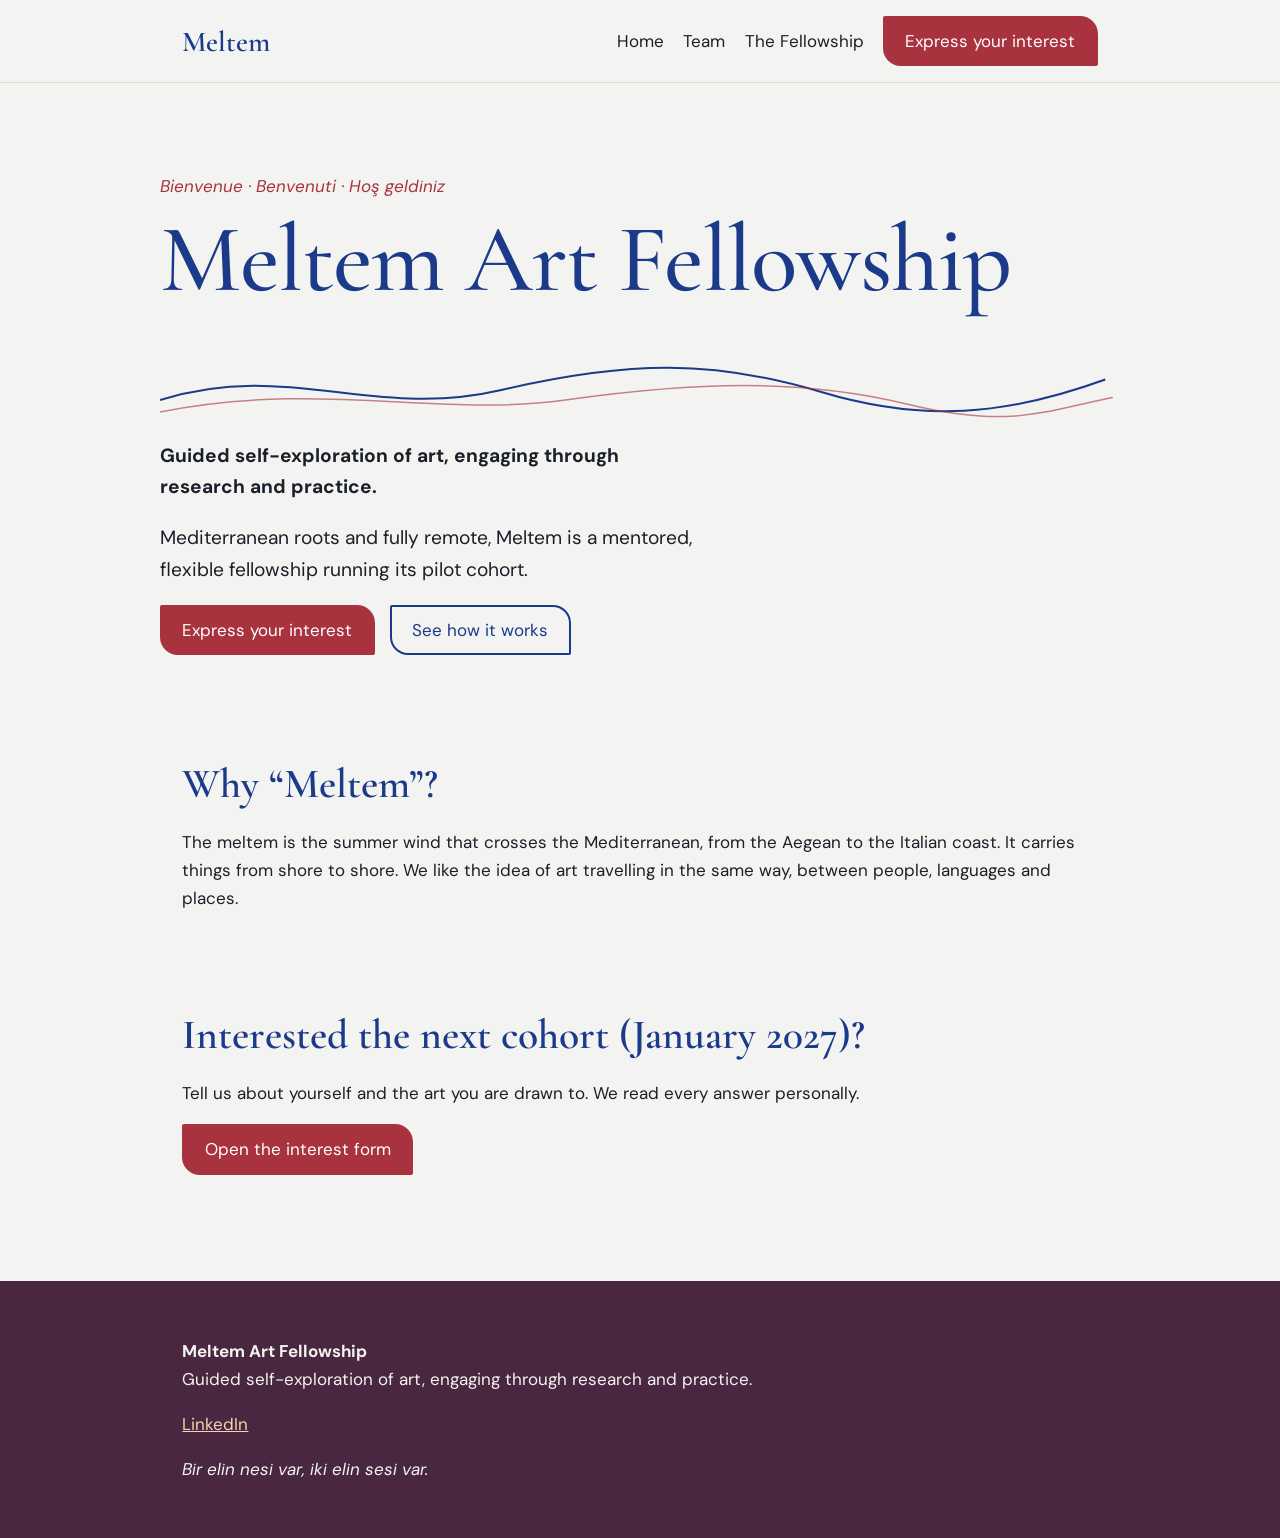
<file: index.html>
<!doctype html><html lang="en-GB"><head><meta charset="utf-8"><meta name="viewport" content="width=device-width,initial-scale=1"><title>Home | Meltem Art Fellowship</title><meta name="description" content="Guided self-exploration of art, engaging through research and practice. An independent, unpaid and fully remote mentorship programme."><link rel="icon" href="data:image/svg+xml,<svg xmlns=%22http://www.w3.org/2000/svg%22 viewBox=%220 0 100 100%22><text y=%2280%22 font-size=%2290%22>🌬</text></svg>"><link rel="preconnect" href="https://fonts.googleapis.com"><link rel="preconnect" href="https://fonts.gstatic.com" crossorigin><link href="https://fonts.googleapis.com/css2?family=Cormorant+Garamond:ital,wght@0,500;0,600;1,500&family=DM+Sans:wght@400;500&display=swap" rel="stylesheet"><link rel="stylesheet" href="style.css"></head><body><header><div class="wrap"><a class="logo" href="index.html">Meltem</a><nav><a href="index.html">Home</a><a href="team.html">Team</a><a href="fellowship.html">The Fellowship</a><a class="btn" href="index.html#interest">Express your interest</a></nav></div></header><main>
<div class="wrap hero"><p class="hello" lang="fr"><em>Bienvenue</em> · <span lang="it">Benvenuti</span> · <span lang="tr">Hoş geldiniz</span></p>
<h1>Meltem Art Fellowship</h1><svg class="wind" viewBox="0 0 900 60" preserveAspectRatio="none" aria-hidden="true"><path d="M0 40 C120 0 200 60 320 30 S520 0 620 32 S800 55 900 14" fill="none" stroke="#1B3A8A" stroke-width="2"/><path d="M0 52 C150 20 260 58 380 40 S600 18 700 44 S830 50 900 36" fill="none" stroke="#A8323E" stroke-width="1.5" opacity=".6"/></svg>
<p class="sub"><strong>Guided self-exploration of art, engaging through research and practice.</strong></p>
<p class="sub">Mediterranean roots and fully remote, Meltem is a mentored, flexible fellowship running its pilot cohort.</p>
<p><a class="btn" href="#interest">Express your interest</a> &nbsp; <a class="btn alt" href="fellowship.html">See how it works</a></p></div>
<section><div class="wrap"><h2>Why “Meltem”?</h2><p>The meltem is the summer wind that crosses the Mediterranean, from the Aegean to the Italian coast. It carries things from shore to shore. We like the idea of art travelling in the same way, between people, languages and places.</p></div></section>
<section id="interest"><div class="wrap"><h2>Interested the next cohort (January 2027)?</h2>
<p>Tell us about yourself and the art you are drawn to. We read every answer personally.</p>
<p><a class="btn" href="https://forms.gle/pwZK6wfSBd78i68z5" target="_blank" rel="noopener">Open the interest form</a></p></div></section>
</main><footer><div class="wrap"><p><strong>Meltem Art Fellowship</strong><br>Guided self-exploration of art, engaging through research and practice.</p><p><a href="https://www.linkedin.com/company/meltem-fellowship">LinkedIn</a></p><p lang="tr"><em>Bir elin nesi var, iki elin sesi var.</em></p></div></footer></body></html>
</file>
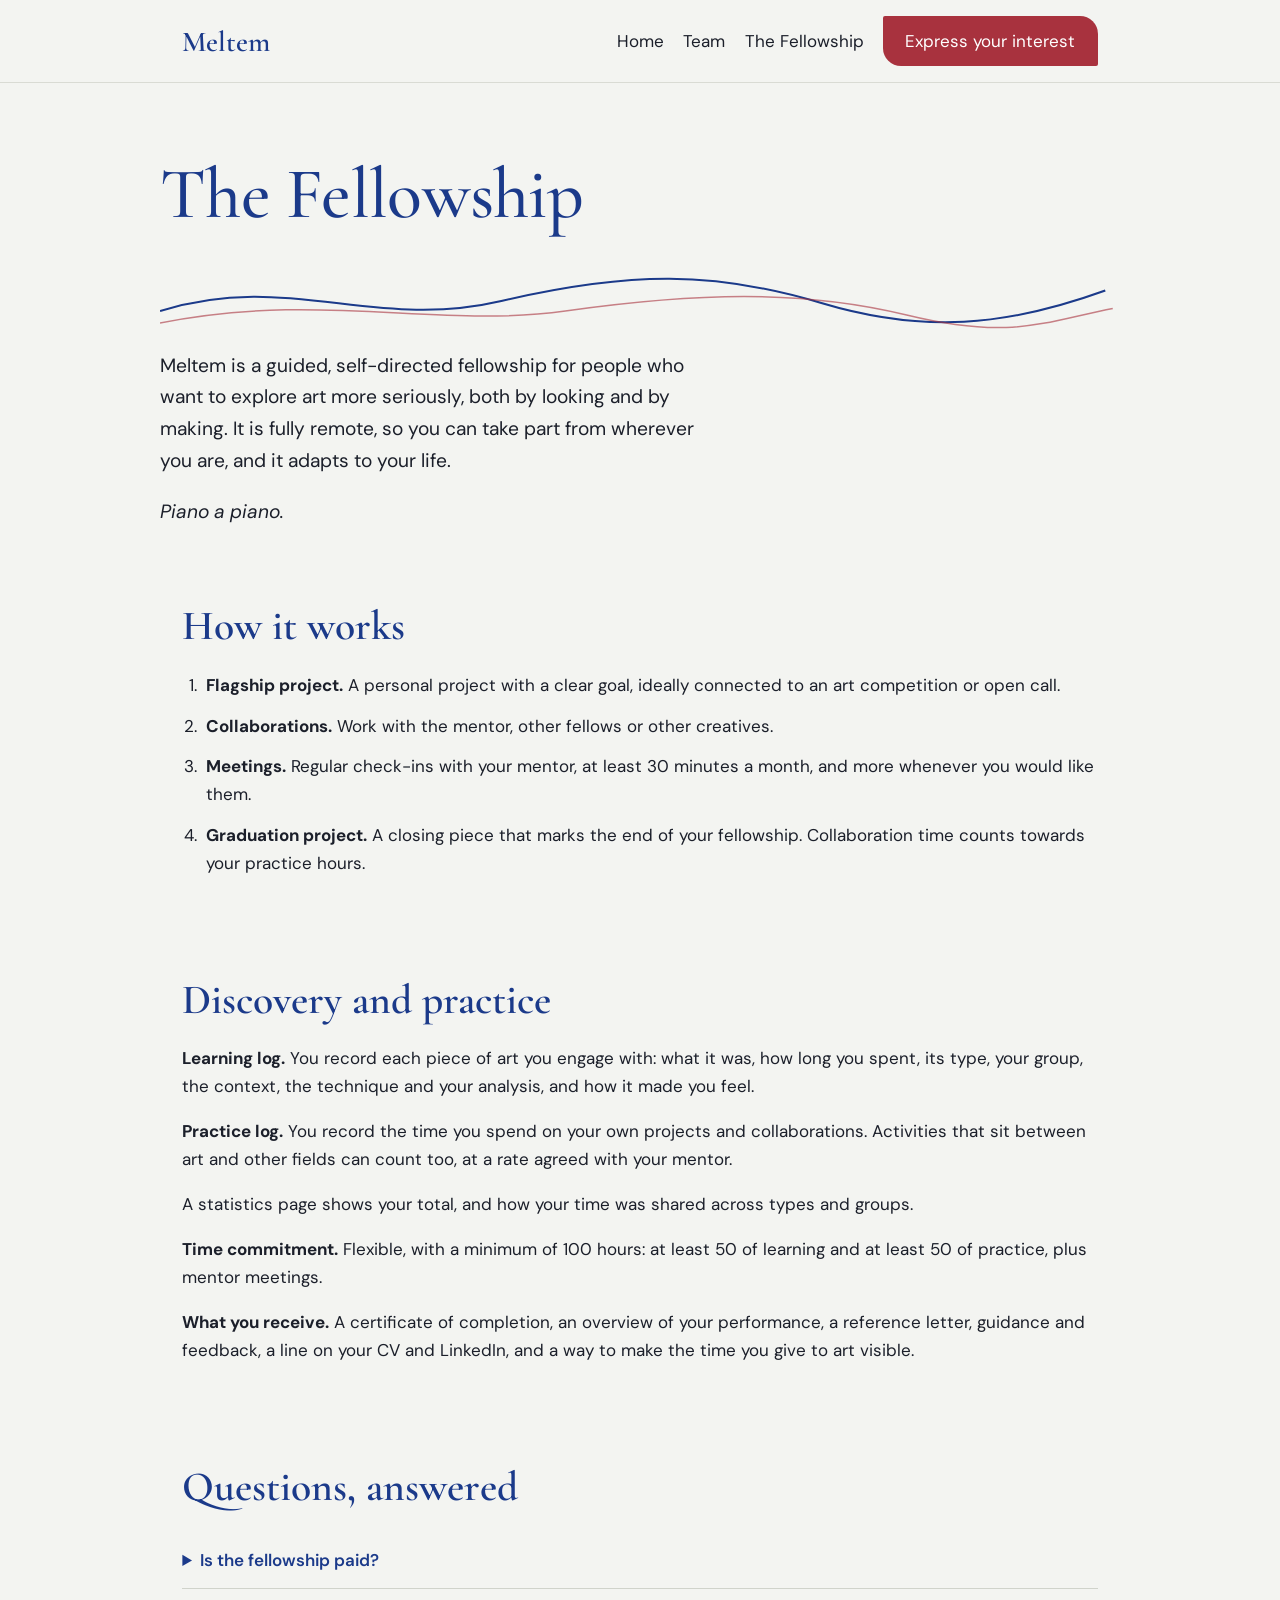
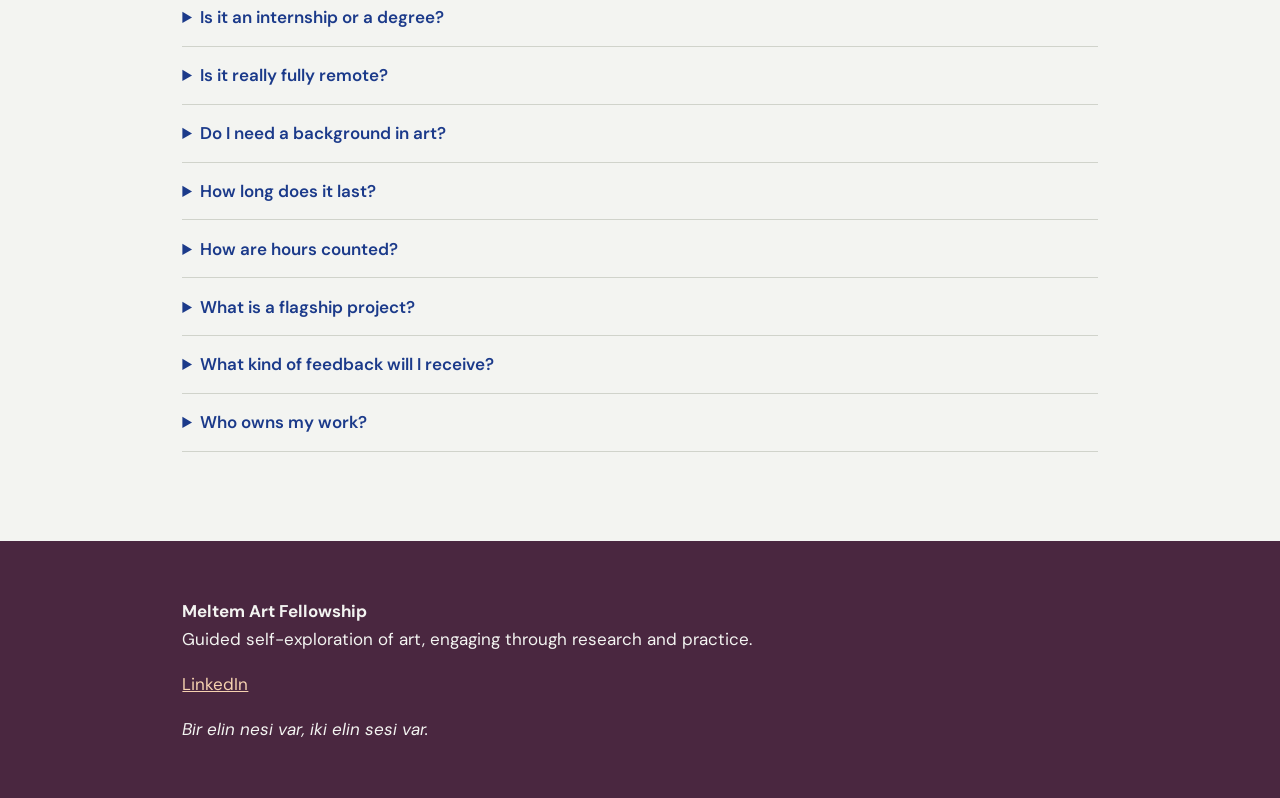
<file: fellowship.html>
<!doctype html><html lang="en-GB"><head><meta charset="utf-8"><meta name="viewport" content="width=device-width,initial-scale=1"><title>The Fellowship | Meltem Art Fellowship</title><meta name="description" content="Guided self-exploration of art, engaging through research and practice. An independent, unpaid and fully remote mentorship programme."><link rel="icon" href="data:image/svg+xml,<svg xmlns=%22http://www.w3.org/2000/svg%22 viewBox=%220 0 100 100%22><text y=%2280%22 font-size=%2290%22>🌬</text></svg>"><link rel="preconnect" href="https://fonts.googleapis.com"><link rel="preconnect" href="https://fonts.gstatic.com" crossorigin><link href="https://fonts.googleapis.com/css2?family=Cormorant+Garamond:ital,wght@0,500;0,600;1,500&family=DM+Sans:wght@400;500&display=swap" rel="stylesheet"><link rel="stylesheet" href="style.css"></head><body><header><div class="wrap"><a class="logo" href="index.html">Meltem</a><nav><a href="index.html">Home</a><a href="team.html">Team</a><a href="fellowship.html">The Fellowship</a><a class="btn" href="index.html#interest">Express your interest</a></nav></div></header><main>
<div class="wrap hero" style="padding-bottom:1rem"><h1 style="font-size:clamp(2.6rem,7vw,4.5rem)">The Fellowship</h1><svg class="wind" viewBox="0 0 900 60" preserveAspectRatio="none" aria-hidden="true"><path d="M0 40 C120 0 200 60 320 30 S520 0 620 32 S800 55 900 14" fill="none" stroke="#1B3A8A" stroke-width="2"/><path d="M0 52 C150 20 260 58 380 40 S600 18 700 44 S830 50 900 36" fill="none" stroke="#A8323E" stroke-width="1.5" opacity=".6"/></svg>
<p class="sub">Meltem is a guided, self-directed fellowship for people who want to explore art more seriously, both by looking and by making. It is fully remote, so you can take part from wherever you are, and it adapts to your life.</p>
<p class="sub" lang="it"><em>Piano a piano.</em></p></div>
<section><div class="wrap"><h2>How it works</h2><ol class="steps">
<li><strong>Flagship project.</strong> A personal project with a clear goal, ideally connected to an art competition or open call.</li>
<li><strong>Collaborations.</strong> Work with the mentor, other fellows or other creatives.</li>
<li><strong>Meetings.</strong> Regular check-ins with your mentor, at least 30 minutes a month, and more whenever you would like them.</li>
<li><strong>Graduation project.</strong> A closing piece that marks the end of your fellowship. Collaboration time counts towards your practice hours.</li></ol></div></section>
<section><div class="wrap"><h2>Discovery and practice</h2><p><strong>Learning log.</strong> You record each piece of art you engage with: what it was, how long you spent, its type, your group, the context, the technique and your analysis, and how it made you feel.</p><p><strong>Practice log.</strong> You record the time you spend on your own projects and collaborations. Activities that sit between art and other fields can count too, at a rate agreed with your mentor.</p><p>A statistics page shows your total, and how your time was shared across types and groups.</p>
<p><strong>Time commitment.</strong> Flexible, with a minimum of 100 hours: at least 50 of learning and at least 50 of practice, plus mentor meetings.</p>
<p><strong>What you receive.</strong> A certificate of completion, an overview of your performance, a reference letter, guidance and feedback, a line on your CV and LinkedIn, and a way to make the time you give to art visible.</p></div></section>
<section><div class="wrap"><h2>Questions, answered</h2>
<details><summary>Is the fellowship paid?</summary><p>No. It is unpaid, and there are no fees either. We would rather be completely clear about this from the start. What you receive is guidance, structure and recognition of the work you do.</p></details>
<details><summary>Is it an internship or a degree?</summary><p>Neither. It is an independent, mentored programme. When you complete it, you receive a certificate of completion and a reference letter, but not an academic qualification.</p></details>
<details><summary>Is it really fully remote?</summary><p>Yes. Everything happens online, so you can join from anywhere. We will find meeting times that suit your time zone.</p></details>
<details><summary>Do I need a background in art?</summary><p>No formal training is needed. Curiosity and a willingness to practise matter most.</p></details>
<details><summary>How long does it last?</summary><p>It is flexible and follows your availability, with a minimum of 100 hours. Some people will take a few weeks, others a few months, and both are fine.</p></details>
<details><summary>How are hours counted?</summary><p>Through a shared spreadsheet. You report your learning and practice time.</p></details>
<details><summary>What is a flagship project?</summary><p>A project with a clear goal, such as a piece for a competition or open call. If it is accepted, published or exhibited, that is wonderful, but the real value lies in the process.</p></details>
<details><summary>What kind of feedback will I receive?</summary><p>Honest, specific and kind. We will talk about your ideas as well as your technique.</p></details>
<details><summary>Who owns my work?</summary><p>You do, always.</p></details>
</main><footer><div class="wrap"><p><strong>Meltem Art Fellowship</strong><br>Guided self-exploration of art, engaging through research and practice.</p><p><a href="https://www.linkedin.com/company/meltem-fellowship">LinkedIn</a></p><p lang="tr"><em>Bir elin nesi var, iki elin sesi var.</em></p></div></footer></body></html>
</file>
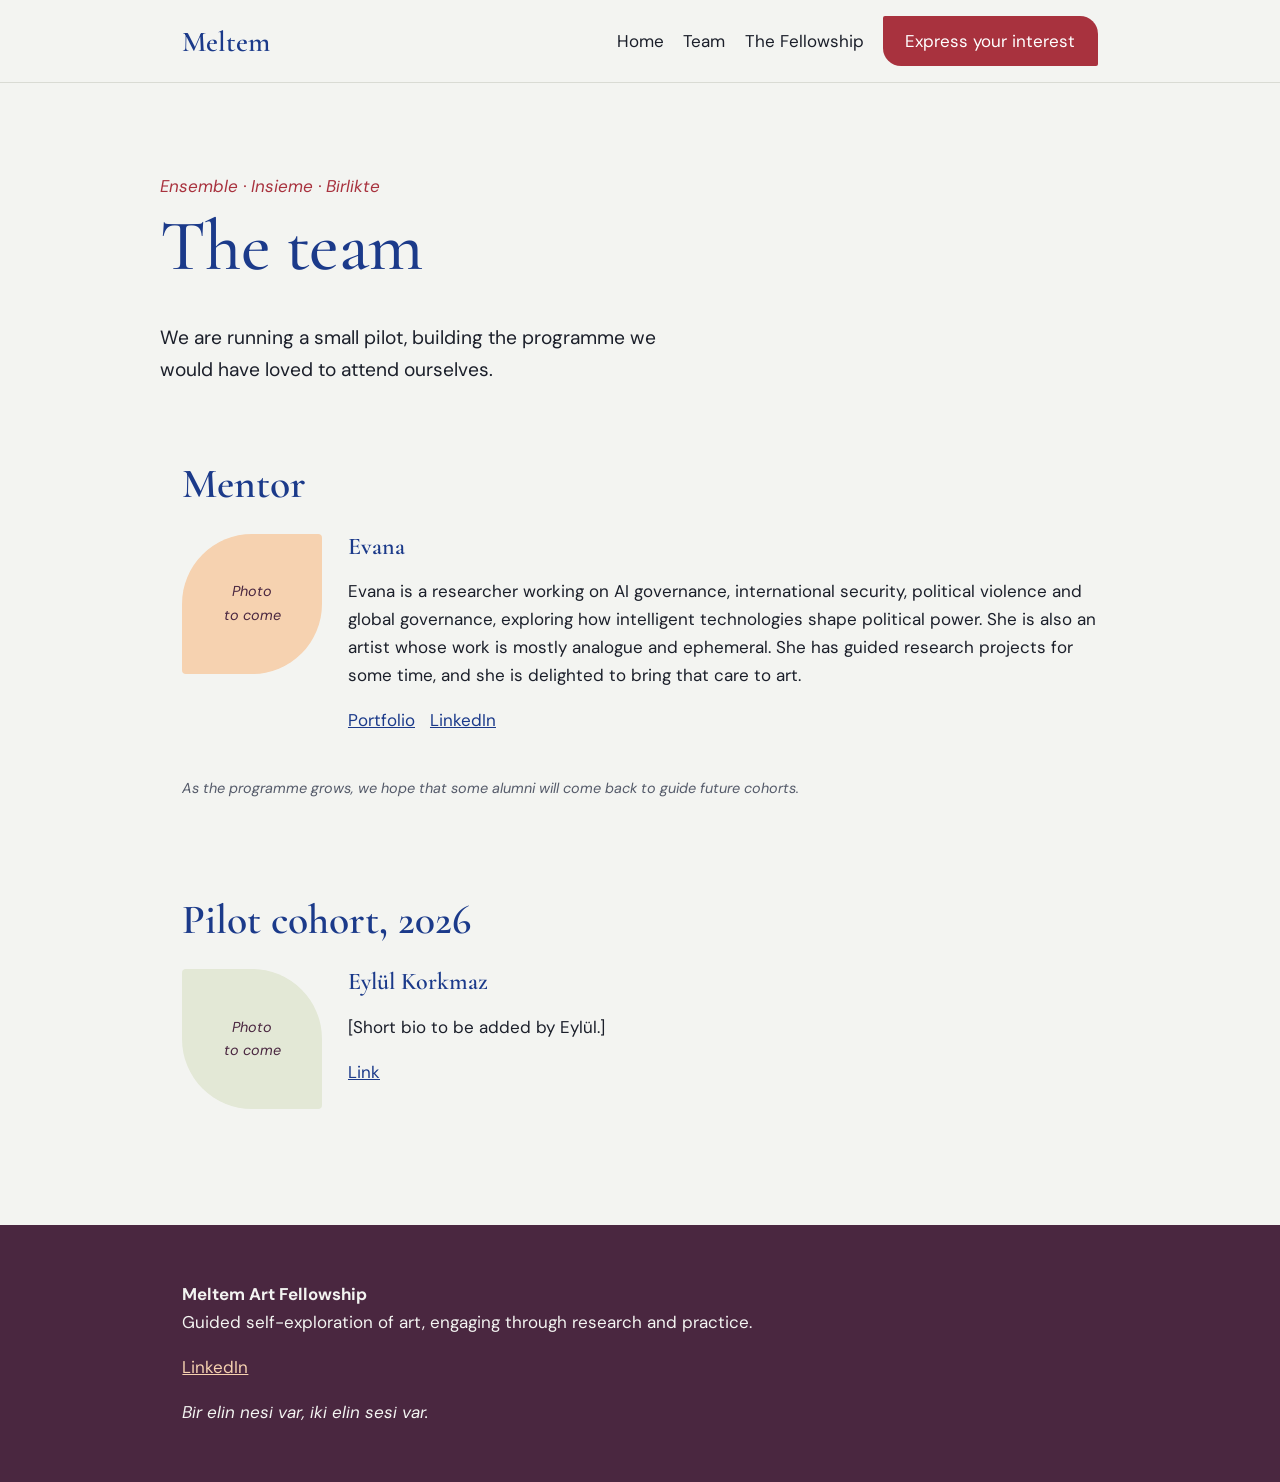
<file: team.html>
<!doctype html><html lang="en-GB"><head><meta charset="utf-8"><meta name="viewport" content="width=device-width,initial-scale=1"><title>Team | Meltem Art Fellowship</title><meta name="description" content="Guided self-exploration of art, engaging through research and practice. An independent, unpaid and fully remote mentorship programme."><link rel="icon" href="data:image/svg+xml,<svg xmlns=%22http://www.w3.org/2000/svg%22 viewBox=%220 0 100 100%22><text y=%2280%22 font-size=%2290%22>🌬</text></svg>"><link rel="preconnect" href="https://fonts.googleapis.com"><link rel="preconnect" href="https://fonts.gstatic.com" crossorigin><link href="https://fonts.googleapis.com/css2?family=Cormorant+Garamond:ital,wght@0,500;0,600;1,500&family=DM+Sans:wght@400;500&display=swap" rel="stylesheet"><link rel="stylesheet" href="style.css"></head><body><header><div class="wrap"><a class="logo" href="index.html">Meltem</a><nav><a href="index.html">Home</a><a href="team.html">Team</a><a href="fellowship.html">The Fellowship</a><a class="btn" href="index.html#interest">Express your interest</a></nav></div></header><main>
<div class="wrap hero" style="padding-bottom:1rem"><p class="hello" lang="fr"><em>Ensemble</em> · <span lang="it">Insieme</span> · <span lang="tr">Birlikte</span> </p><h1 style="font-size:clamp(2.6rem,7vw,4.5rem)">The team</h1><p class="sub">We are running a small pilot, building the programme we would have loved to attend ourselves.</p></div>
<section><div class="wrap"><h2>Mentor</h2>
<div class="person"><div class="ph">Photo<br>to come</div><div><h3>Evana</h3><p>Evana is a researcher working on AI governance, international security, political violence and global governance, exploring how intelligent technologies shape political power. She is also an artist whose work is mostly analogue and ephemeral. She has guided research projects for some time, and she is delighted to bring that care to art.</p><p><a href="https://jeanne-evana.github.io/portfolio/">Portfolio</a> &nbsp; <a href="https://www.linkedin.com/in/jeanne-vincendeau/">LinkedIn</a></p></div></div>
<p class="tr">As the programme grows, we hope that some alumni will come back to guide future cohorts.</p></div></section>
<section><div class="wrap"><h2>Pilot cohort, 2026</h2>
<div class="person"><div class="ph s">Photo<br>to come</div><div><h3>Eylül Korkmaz</h3><p>[Short bio to be added by Eylül.]</p><p><a href="LINK_URL_EYLUL">Link</a></p></div></div>
</main><footer><div class="wrap"><p><strong>Meltem Art Fellowship</strong><br>Guided self-exploration of art, engaging through research and practice.</p><p><a href="https://www.linkedin.com/company/meltem-fellowship">LinkedIn</a></p><p lang="tr"><em>Bir elin nesi var, iki elin sesi var.</em></p></div></footer></body></html>
</file>
<file: style.css>
:root{--limewash:#F3F4F1;--lapis:#1B3A8A;--pomegranate:#A8323E;--fig:#4A2740;--sage:#7C8C5A;--apricot:#F6D2B0;--lemon:#F2C94C;--ink:#1B1F2A}
*{box-sizing:border-box}html{scroll-behavior:smooth}
body{margin:0;background:var(--limewash);color:var(--ink);font:17px/1.65 "DM Sans",system-ui,sans-serif}
h1,h2,h3{font-family:"Cormorant Garamond",Georgia,serif;color:var(--lapis);line-height:1.1;font-weight:600;margin:0 0 .5em}
h1{font-size:clamp(3rem,9vw,6rem);font-weight:500;letter-spacing:-.01em}h2{font-size:clamp(1.9rem,4vw,2.6rem)}h3{font-size:1.5rem}
a{color:var(--lapis)}a:focus-visible,button:focus-visible,input:focus-visible,textarea:focus-visible,summary:focus-visible{outline:3px solid var(--pomegranate);outline-offset:3px}
.wrap{max-width:960px;margin:0 auto;padding:0 1.4rem}
header{border-bottom:1px solid #d9dbd4}header .wrap{display:flex;flex-wrap:wrap;gap:.8rem 1.6rem;align-items:center;justify-content:space-between;padding-top:1rem;padding-bottom:1rem}
.logo{font:600 1.8rem "Cormorant Garamond",serif;color:var(--lapis);text-decoration:none}
nav{display:flex;flex-wrap:wrap;gap:1.2rem;align-items:center}nav a{text-decoration:none;color:var(--ink)}nav a:hover{color:var(--pomegranate)}
.btn{display:inline-block;background:var(--pomegranate);color:#fff;padding:.7rem 1.4rem;border-radius:2px 18px 2px 18px;text-decoration:none;border:0;font:inherit;cursor:pointer}
.btn:hover{background:var(--fig)}.btn.alt{background:none;color:var(--lapis);box-shadow:inset 0 0 0 2px var(--lapis)}
.hero{padding:4.5rem 0 3rem;position:relative}.hero p.sub{max-width:34rem;font-size:1.2rem}
.hello{color:var(--pomegranate);font-style:italic;margin-bottom:.4rem}
.wind{display:block;width:100%;height:60px;margin:1rem 0}
section{padding:2.6rem 0}.tr{font-size:.9rem;color:#555b6a;font-style:italic}
.pillars{display:grid;gap:1.6rem;grid-template-columns:repeat(auto-fit,minmax(240px,1fr))}
.pillars div{border-top:4px solid var(--sage);padding-top:.8rem}.pillars div:nth-child(2){border-color:var(--pomegranate)}.pillars div:nth-child(3){border-color:var(--lapis)}
.pillars h3{margin:0}
.note{background:var(--apricot);padding:1.8rem 2rem;border-radius:40px 4px 40px 4px;font-size:1.1rem}
.take{columns:2 260px;padding-left:1.1rem}
form{display:grid;gap:1rem;max-width:560px}label{display:grid;gap:.3rem;font-weight:500}
input,textarea{font:inherit;padding:.65rem .8rem;border:1px solid #9aa0ad;border-radius:3px;background:#fff}
.chk{display:flex;gap:.6rem;font-weight:400;align-items:flex-start}.chk input{margin-top:.4rem}
.ok{background:#e3e8d6;padding:1rem;border-left:4px solid var(--sage);display:none}.err{color:var(--pomegranate);display:none}
.person{display:grid;grid-template-columns:140px 1fr;gap:1.6rem;margin:1.6rem 0;align-items:start}
.ph{aspect-ratio:1;background:var(--apricot);display:grid;place-items:center;color:var(--fig);font-style:italic;border-radius:70px 4px 70px 4px;text-align:center;font-size:.9rem}
.ph.s{background:#e3e8d6;border-radius:4px 70px 4px 70px}
@media(max-width:560px){.person{grid-template-columns:1fr}.ph{max-width:140px}}
ol.steps{padding-left:1.2rem}ol.steps li{margin-bottom:.8rem;padding-left:.3rem}
details{border-bottom:1px solid #d0d3cb;padding:.9rem 0}summary{cursor:pointer;font-weight:600;color:var(--lapis)}details p{margin:.6rem 0 0}
footer{background:var(--fig);color:var(--limewash);padding:2.4rem 0;margin-top:3rem}footer a{color:var(--apricot)}footer .tr{color:#d9c9d3}
@media(prefers-reduced-motion:no-preference){.wind path{stroke-dasharray:900;stroke-dashoffset:900;animation:d 3s ease forwards}@keyframes d{to{stroke-dashoffset:0}}}
</file>
